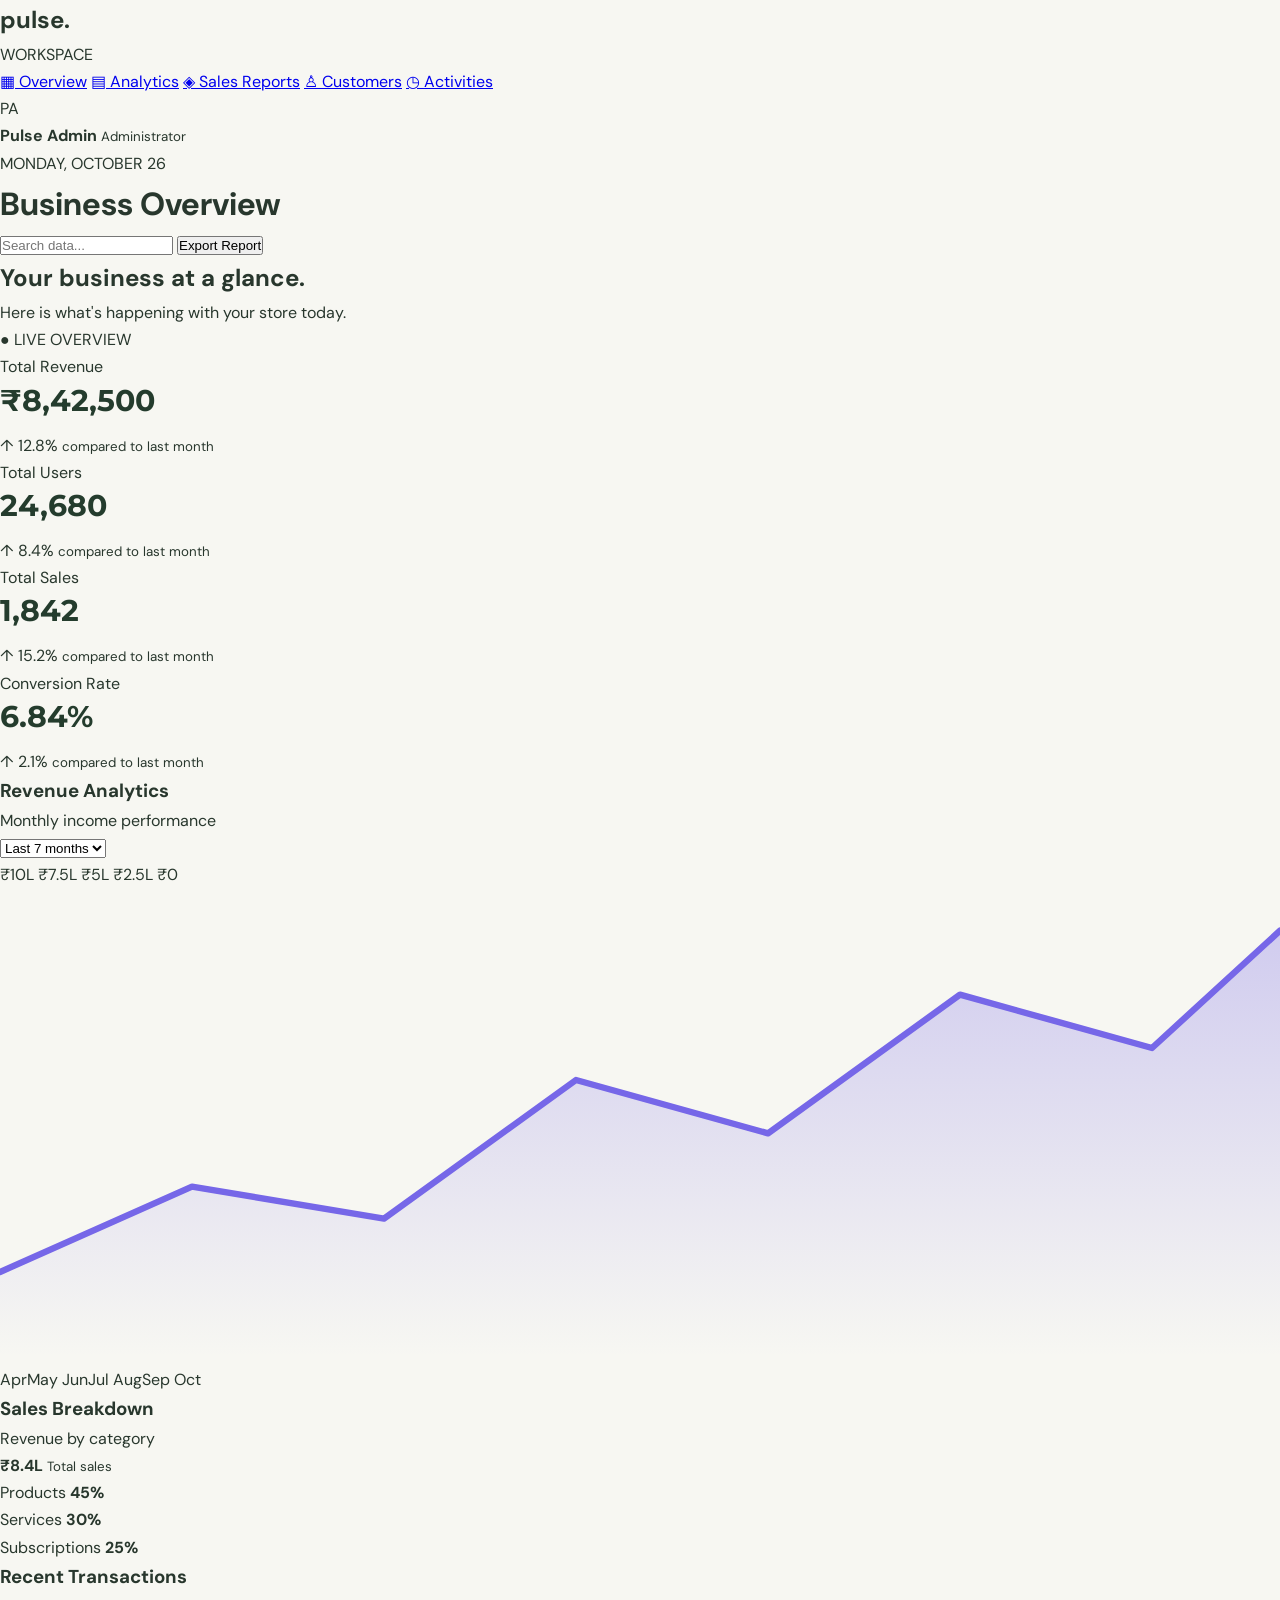
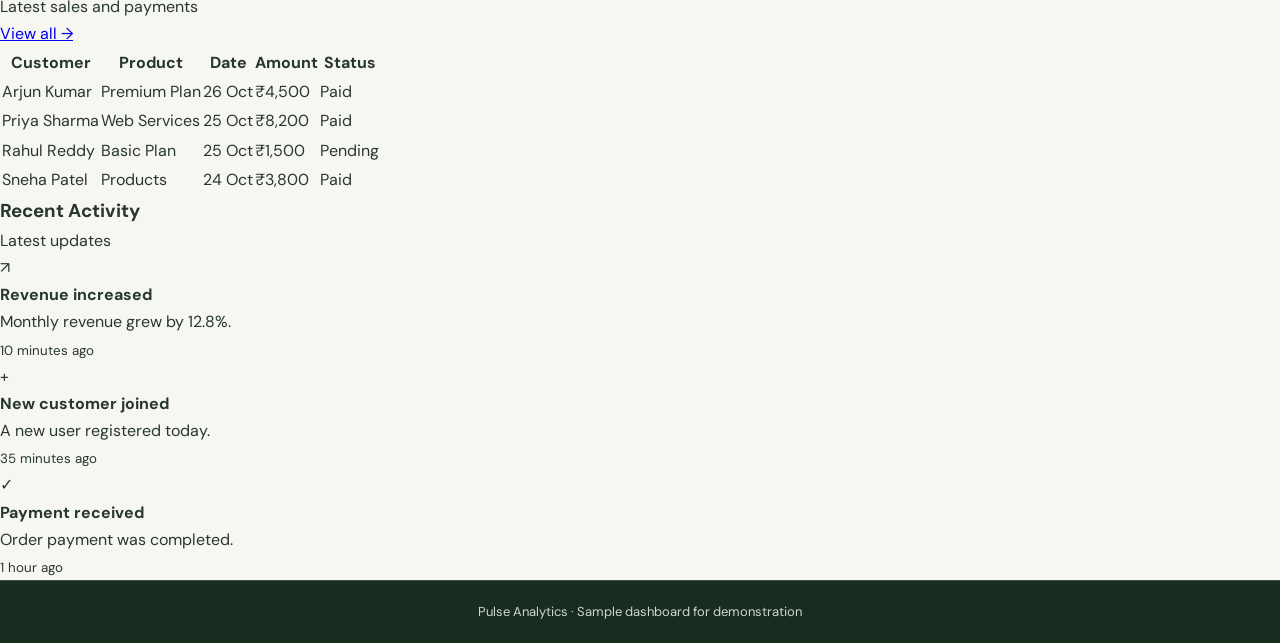
<file: Business analytics.html>
<!DOCTYPE html>
<html>
<head>
    <title>Pulse Analytics Dashboard</title>
    <meta name="viewport" content="width=device-width, initial-scale=1.0">
    <link rel="stylesheet" href="style.css">
</head>
<body>

    <div class="dashboard">

        <aside class="sidebar">
            <h2 class="logo">pulse<span>.</span></h2>
            <p class="menu-title">WORKSPACE</p>

            <a href="#" class="active">▦ Overview</a>
            <a href="#revenue">▤ Analytics</a>
            <a href="#sales">◈ Sales Reports</a>
            <a href="#customers">♙ Customers</a>
            <a href="#activity">◷ Activities</a>

            <div class="sidebar-bottom">
                <div class="profile-icon">PA</div>
                <div>
                    <b>Pulse Admin</b>
                    <small>Administrator</small>
                </div>
            </div>
        </aside>

        <main class="main-content">

            <div class="topbar">
                <div>
                    <p class="small-text">MONDAY, OCTOBER 26</p>
                    <h1>Business Overview</h1>
                </div>
                <div class="top-actions">
                    <input type="search" placeholder="Search data...">
                    <button class="export-btn"
                        onclick="window.print()">Export Report</button>
                </div>
            </div>

            <div class="welcome">
                <div>
                    <h2>Your business at a glance.</h2>
                    <p>Here is what's happening with your store today.</p>
                </div>
                <span class="live-status">● LIVE OVERVIEW</span>
            </div>

            <section class="metrics">

                <div class="metric-card">
                    <p>Total Revenue</p>
                    <h2>₹8,42,500</h2>
                    <span class="positive">↑ 12.8%</span>
                    <small> compared to last month</small>
                    <div class="mini-bars">
                        <i style="height:30%"></i>
                        <i style="height:48%"></i>
                        <i style="height:35%"></i>
                        <i style="height:65%"></i>
                        <i style="height:48%"></i>
                        <i style="height:80%"></i>
                        <i style="height:100%"></i>
                    </div>
                </div>

                <div class="metric-card">
                    <p>Total Users</p>
                    <h2>24,680</h2>
                    <span class="positive">↑ 8.4%</span>
                    <small> compared to last month</small>
                    <div class="mini-bars purple-bars">
                        <i style="height:60%"></i>
                        <i style="height:35%"></i>
                        <i style="height:70%"></i>
                        <i style="height:50%"></i>
                        <i style="height:85%"></i>
                        <i style="height:65%"></i>
                        <i style="height:100%"></i>
                    </div>
                </div>

                <div class="metric-card">
                    <p>Total Sales</p>
                    <h2>1,842</h2>
                    <span class="positive">↑ 15.2%</span>
                    <small> compared to last month</small>
                    <div class="mini-bars orange-bars">
                        <i style="height:40%"></i>
                        <i style="height:55%"></i>
                        <i style="height:30%"></i>
                        <i style="height:75%"></i>
                        <i style="height:60%"></i>
                        <i style="height:80%"></i>
                        <i style="height:100%"></i>
                    </div>
                </div>

                <div class="metric-card">
                    <p>Conversion Rate</p>
                    <h2>6.84%</h2>
                    <span class="positive">↑ 2.1%</span>
                    <small> compared to last month</small>
                    <div class="mini-bars green-bars">
                        <i style="height:35%"></i>
                        <i style="height:60%"></i>
                        <i style="height:45%"></i>
                        <i style="height:70%"></i>
                        <i style="height:55%"></i>
                        <i style="height:80%"></i>
                        <i style="height:100%"></i>
                    </div>
                </div>

            </section>

            <section class="analytics-grid" id="revenue">

                <div class="panel revenue-panel">
                    <div class="panel-heading">
                        <div>
                            <h3>Revenue Analytics</h3>
                            <p>Monthly income performance</p>
                        </div>
                        <select>
                            <option>Last 7 months</option>
                            <option>Last 30 days</option>
                            <option>This year</option>
                        </select>
                    </div>

                    <div class="chart">
                        <div class="y-labels">
                            <span>₹10L</span>
                            <span>₹7.5L</span>
                            <span>₹5L</span>
                            <span>₹2.5L</span>
                            <span>₹0</span>
                        </div>

                        <div class="chart-area">
                            <div class="grid-lines">
                                <i></i><i></i><i></i><i></i><i></i>
                            </div>

                            <svg viewBox="0 0 600 220"
                                preserveAspectRatio="none">
                                <defs>
                                    <linearGradient id="fillColor"
                                        x1="0" y1="0" x2="0" y2="1">
                                        <stop offset="0%"
                                            stop-color="#7667e8"
                                            stop-opacity="0.3"/>
                                        <stop offset="100%"
                                            stop-color="#7667e8"
                                            stop-opacity="0"/>
                                    </linearGradient>
                                </defs>

                                <path d="M0,180 L90,140 L180,155
                                    L270,90 L360,115 L450,50 L540,75
                                    L600,20 L600,220 L0,220 Z"
                                    fill="url(#fillColor)"/>

                                <polyline
                                    points="0,180 90,140 180,155
                                    270,90 360,115 450,50 540,75 600,20"
                                    fill="none" stroke="#7667e8"
                                    stroke-width="3"
                                    stroke-linejoin="round"
                                    stroke-linecap="round"/>
                            </svg>

                            <div class="x-labels">
                                <span>Apr</span><span>May</span>
                                <span>Jun</span><span>Jul</span>
                                <span>Aug</span><span>Sep</span>
                                <span>Oct</span>
                            </div>
                        </div>
                    </div>
                </div>

                <div class="panel sales-panel" id="sales">
                    <div class="panel-heading">
                        <div>
                            <h3>Sales Breakdown</h3>
                            <p>Revenue by category</p>
                        </div>
                    </div>

                    <div class="donut-area">
                        <div class="donut">
                            <div>
                                <b>₹8.4L</b>
                                <small>Total sales</small>
                            </div>
                        </div>
                    </div>

                    <div class="legend">
                        <p><i class="dot purple"></i> Products
                            <b>45%</b></p>
                        <p><i class="dot blue"></i> Services
                            <b>30%</b></p>
                        <p><i class="dot yellow"></i> Subscriptions
                            <b>25%</b></p>
                    </div>
                </div>

            </section>

            <section class="bottom-grid">

                <div class="panel table-panel" id="customers">
                    <div class="panel-heading">
                        <div>
                            <h3>Recent Transactions</h3>
                            <p>Latest sales and payments</p>
                        </div>
                        <a href="#activity">View all →</a>
                    </div>

                    <div class="table-wrap">
                        <table>
                            <thead>
                                <tr>
                                    <th>Customer</th>
                                    <th>Product</th>
                                    <th>Date</th>
                                    <th>Amount</th>
                                    <th>Status</th>
                                </tr>
                            </thead>
                            <tbody>
                                <tr>
                                    <td>Arjun Kumar</td>
                                    <td>Premium Plan</td>
                                    <td>26 Oct</td>
                                    <td>₹4,500</td>
                                    <td><span class="paid">Paid</span></td>
                                </tr>
                                <tr>
                                    <td>Priya Sharma</td>
                                    <td>Web Services</td>
                                    <td>25 Oct</td>
                                    <td>₹8,200</td>
                                    <td><span class="paid">Paid</span></td>
                                </tr>
                                <tr>
                                    <td>Rahul Reddy</td>
                                    <td>Basic Plan</td>
                                    <td>25 Oct</td>
                                    <td>₹1,500</td>
                                    <td><span class="pending">Pending</span></td>
                                </tr>
                                <tr>
                                    <td>Sneha Patel</td>
                                    <td>Products</td>
                                    <td>24 Oct</td>
                                    <td>₹3,800</td>
                                    <td><span class="paid">Paid</span></td>
                                </tr>
                            </tbody>
                        </table>
                    </div>
                </div>

                <div class="panel activity-panel" id="activity">
                    <div class="panel-heading">
                        <div>
                            <h3>Recent Activity</h3>
                            <p>Latest updates</p>
                        </div>
                    </div>

                    <div class="activity">
                        <div class="activity-icon violet">↗</div>
                        <div>
                            <b>Revenue increased</b>
                            <p>Monthly revenue grew by 12.8%.</p>
                            <small>10 minutes ago</small>
                        </div>
                    </div>

                    <div class="activity">
                        <div class="activity-icon green">+</div>
                        <div>
                            <b>New customer joined</b>
                            <p>A new user registered today.</p>
                            <small>35 minutes ago</small>
                        </div>
                    </div>

                    <div class="activity">
                        <div class="activity-icon orange">✓</div>
                        <div>
                            <b>Payment received</b>
                            <p>Order payment was completed.</p>
                            <small>1 hour ago</small>
                        </div>
                    </div>
                </div>

            </section>

            <footer>
                Pulse Analytics · Sample dashboard for demonstration
            </footer>

        </main>
    </div>

</body>
</html>
</file>
<file: style.css>
@import url('https://fonts.googleapis.com/css2?family=DM+Sans:wght@400;500;600;700&family=Montserrat:wght@500;600;700;800&display=swap');

* {
    margin: 0;
    padding: 0;
    box-sizing: border-box;
}

html {
    scroll-behavior: smooth;
}

body {
    font-family: 'DM Sans', Arial, sans-serif;
    background: #f7f7f2;
    color: #28372d;
    line-height: 1.7;
}

/* Header */

header {
    background: #f7f7f2;
    color: #243c2d;
    padding: 22px 8%;
    display: flex;
    align-items: center;
    justify-content: space-between;
    border-bottom: 1px solid #e1e5dc;
}

header h1 {
    font-family: 'Montserrat', sans-serif;
    font-size: 25px;
    letter-spacing: -1px;
}

header p {
    font-size: 13px;
    color: #6e796f;
}

/* Navigation */

nav {
    background: #f7f7f2;
    padding: 14px 8%;
    text-align: right;
    border-bottom: 1px solid #e1e5dc;
}

nav a {
    display: inline-block;
    color: #3c5141;
    text-decoration: none;
    font-size: 14px;
    margin-left: 25px;
    transition: color 0.3s;
}

nav a:hover {
    color: #a16d42;
}

/* Main banner */

.hero {
    margin: 25px auto;
    width: 94%;
    min-height: 500px;
    border-radius: 14px;
    overflow: hidden;
    background:
        linear-gradient(90deg,
        rgba(17, 31, 22, 0.88),
        rgba(17, 31, 22, 0.48) 55%,
        rgba(17, 31, 22, 0.05)),
        url("https://images.unsplash.com/photo-1464822759023-fed622ff2c3b?auto=format&fit=crop&w=1800&q=90");
    background-size: cover;
    background-position: center 48%;
    color: white;
    display: flex;
    align-items: center;
    padding: 60px 9%;
}

.hero-text {
    max-width: 570px;
}

.hero h2 {
    font-family: 'Montserrat', sans-serif;
    font-size: 48px;
    font-weight: 800;
    line-height: 1.2;
    margin-bottom: 22px;
}

.hero p {
    max-width: 440px;
    font-size: 16px;
    color: #e4e9e1;
    margin-bottom: 30px;
}

.btn {
    display: inline-block;
    background: #d5a36c;
    color: #202d22;
    text-decoration: none;
    padding: 12px 24px;
    border: 1px solid #e9c69e;
    border-radius: 4px;
    font-weight: 700;
    transition: 0.3s;
}

.btn:hover {
    background: #f0c99b;
    transform: translateY(-2px);
}

/* Trekking destinations */

#treks {
    padding: 65px 8%;
}

section h2 {
    font-family: 'Montserrat', sans-serif;
    font-size: 30px;
    line-height: 1.3;
    color: #243c2d;
    margin-bottom: 12px;
}

#treks > h2 {
    text-align: left;
}

.intro {
    color: #778078;
    margin-bottom: 30px;
}

.container {
    display: flex;
    align-items: stretch;
    justify-content: flex-start;
    gap: 22px;
    flex-wrap: wrap;
}

.card {
    flex: 1 1 250px;
    max-width: 360px;
    background: #fff;
    padding: 0 0 20px;
    border: 1px solid #e1e5dc;
    border-radius: 10px;
    overflow: hidden;
    box-shadow: 0 5px 18px rgba(36, 60, 45, 0.05);
    transition: transform 0.3s, box-shadow 0.3s;
}

.card:hover {
    transform: translateY(-5px);
    box-shadow: 0 12px 25px rgba(36, 60, 45, 0.12);
}

.card img {
    width: 100%;
    height: 230px;
    object-fit: cover;
    display: block;
}

.card h3 {
    margin: 16px 19px 8px;
    font-family: 'Montserrat', sans-serif;
    font-size: 18px;
}

.card p {
    margin: 8px 19px;
    color: #6b756c;
    font-size: 14px;
}

.card .price {
    color: #7c613e;
    border-top: 1px solid #edf0e9;
    padding-top: 14px;
    margin-top: 16px;
}

/* Trip schedule */

#schedule {
    background: #e9eee6;
    padding: 65px 8%;
    background-image:
        linear-gradient(rgba(233, 238, 230, 0.94),
                        rgba(233, 238, 230, 0.94)),
        url("https://images.unsplash.com/photo-1472396961693-142e6e269027?auto=format&fit=crop&w=1400&q=80");
    background-size: cover;
    background-position: center;
}

#schedule h2 {
    text-align: center;
    margin-bottom: 30px;
}

#schedule .info-box {
    max-width: 850px;
    background: rgba(255, 255, 255, 0.85);
    border: 1px solid #d6dfd2;
    border-left: 4px solid #738d6c;
    border-radius: 8px;
    padding: 30px;
    margin: auto;
    line-height: 2;
    box-shadow: 0 8px 25px rgba(36, 60, 45, 0.06);
}

.info-box h3 {
    font-family: 'Montserrat', sans-serif;
    color: #36533c;
    margin-bottom: 8px;
}

.info-box hr {
    border: none;
    border-top: 1px solid #dce3d8;
    margin: 22px 0;
}

/* Equipment section */

#equipment {
    padding: 65px 8%;
    display: grid;
    grid-template-columns: 0.8fr 1.2fr;
    align-items: center;
    gap: 35px;
}

#equipment h2 {
    max-width: 300px;
    font-size: 34px;
}

#equipment .info-box {
    background: #fff;
    border: 1px solid #e0e5dc;
    border-radius: 10px;
    padding: 28px 35px;
    box-shadow: 0 5px 20px rgba(36, 60, 45, 0.04);
}

#equipment ul {
    padding-left: 20px;
}

#equipment li {
    padding: 5px 0;
    color: #566359;
}

/* Safety information */

#safety {
    background: #243c2d;
    padding: 55px 8%;
}

#safety h2 {
    color: #fff;
    text-align: center;
    margin-bottom: 28px;
}

.safety-box {
    max-width: 850px;
    margin: auto;
    padding: 25px 30px;
    color: #edf3eb;
    border: 1px solid rgba(255, 255, 255, 0.2);
    border-radius: 8px;
    background: rgba(255, 255, 255, 0.05);
    line-height: 2.2;
}

.safety-box p {
    border-bottom: 1px solid rgba(255, 255, 255, 0.12);
    padding: 5px 0;
}

.safety-box p:last-child {
    border-bottom: none;
}

/* Contact section */

#contact {
    text-align: center;
    padding: 60px 8%;
    background: #f7f7f2;
}

#contact p {
    color: #6b756c;
    margin: 8px 0;
}

#contact p b {
    color: #354d3b;
}

/* Footer */

footer {
    background: #192c20;
    color: #cdd7cc;
    text-align: center;
    padding: 20px;
    font-size: 13px;
    border-top: 1px solid #425448;
}

/* Mobile view */

@media (max-width: 700px) {
    header {
        display: block;
        text-align: center;
        padding: 20px 5%;
    }

    header p {
        margin-top: 5px;
    }

    nav {
        text-align: center;
        padding: 12px 5%;
    }

    nav a {
        margin: 6px 8px;
        font-size: 13px;
    }

    .hero {
        width: 92%;
        min-height: 430px;
        padding: 35px 7%;
        background-position: center;
    }

    .hero h2 {
        font-size: 34px;
    }

    #treks {
        padding: 45px 6%;
    }

    .container {
        justify-content: center;
    }

    .card {
        flex: 1 1 100%;
        max-width: 420px;
    }

    #schedule {
        padding: 45px 6%;
    }

    #schedule .info-box {
        padding: 20px;
    }

    #equipment {
        display: block;
        padding: 45px 6%;
    }

    #equipment h2 {
        max-width: none;
        margin-bottom: 22px;
    }

    #equipment .info-box {
        padding: 22px;
    }

    #safety {
        padding: 45px 6%;
    }

    .safety-box {
        padding: 20px;
    }
}
</file>
